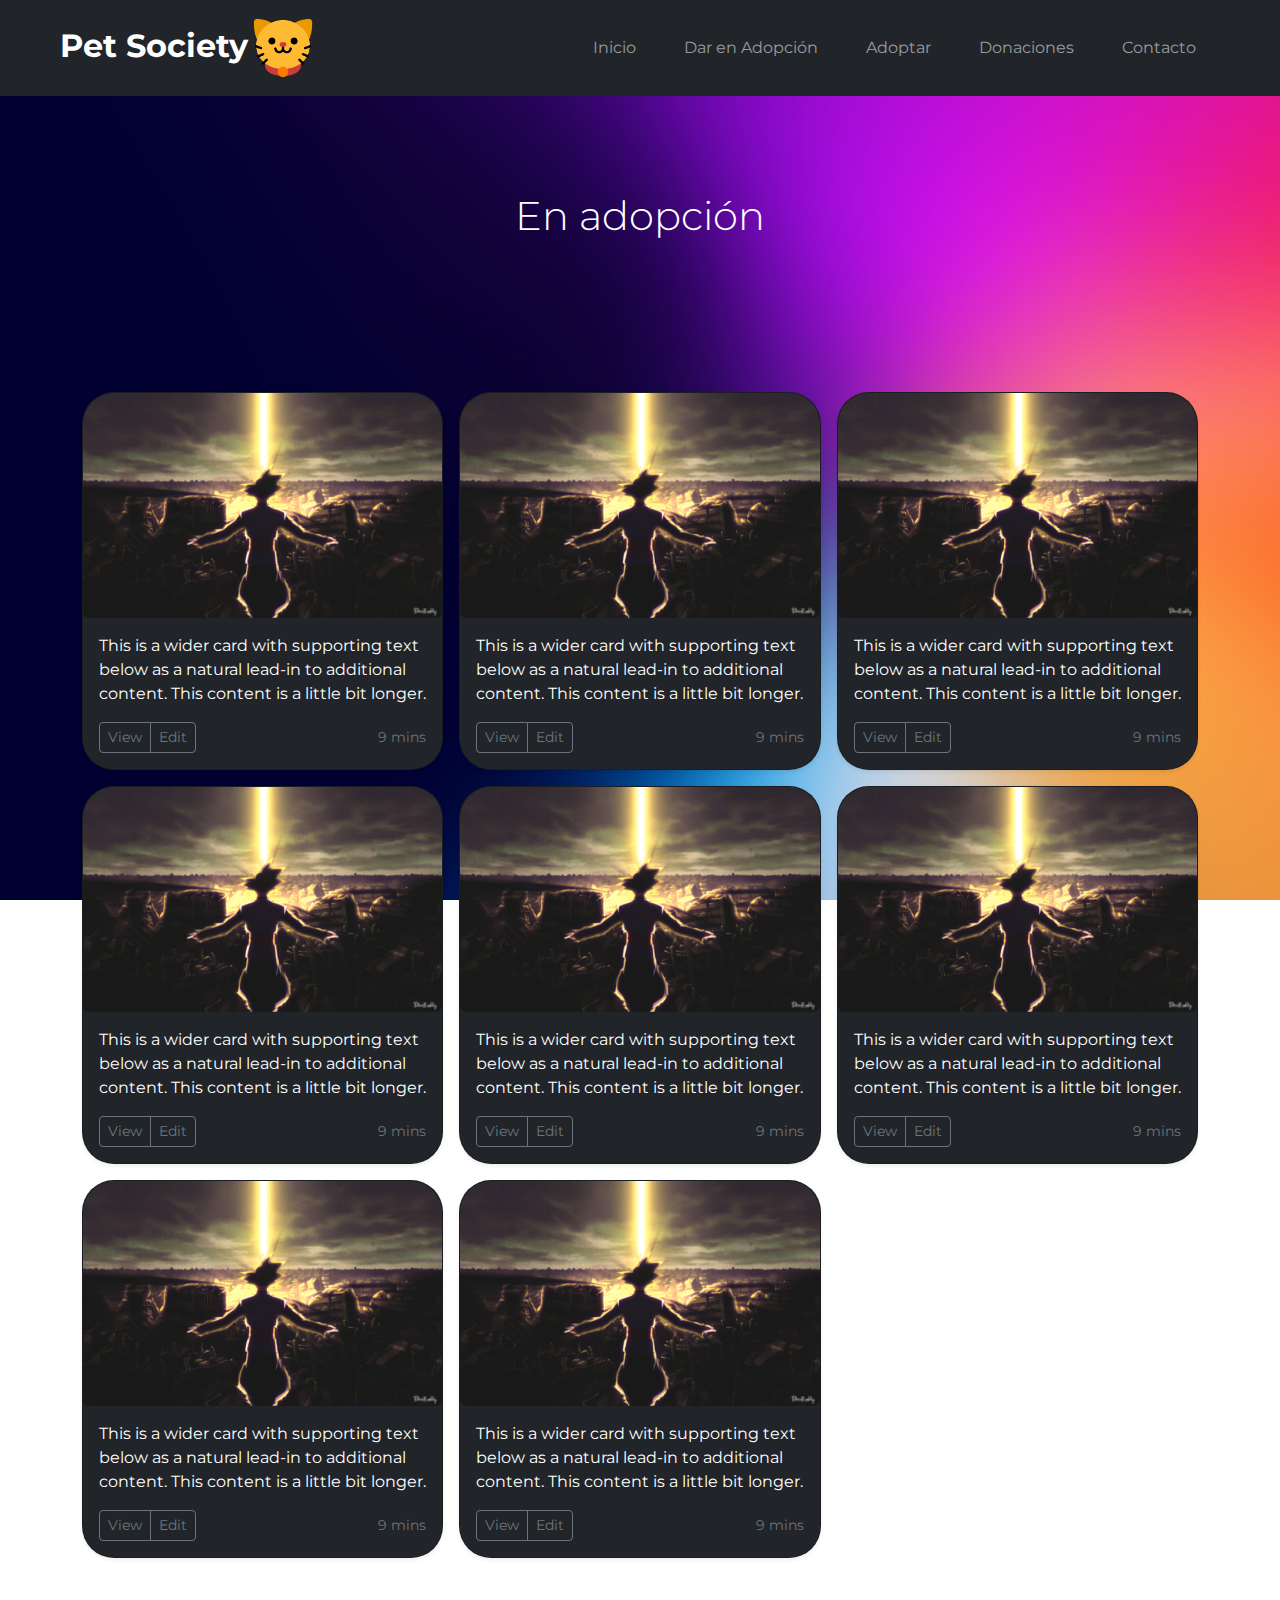
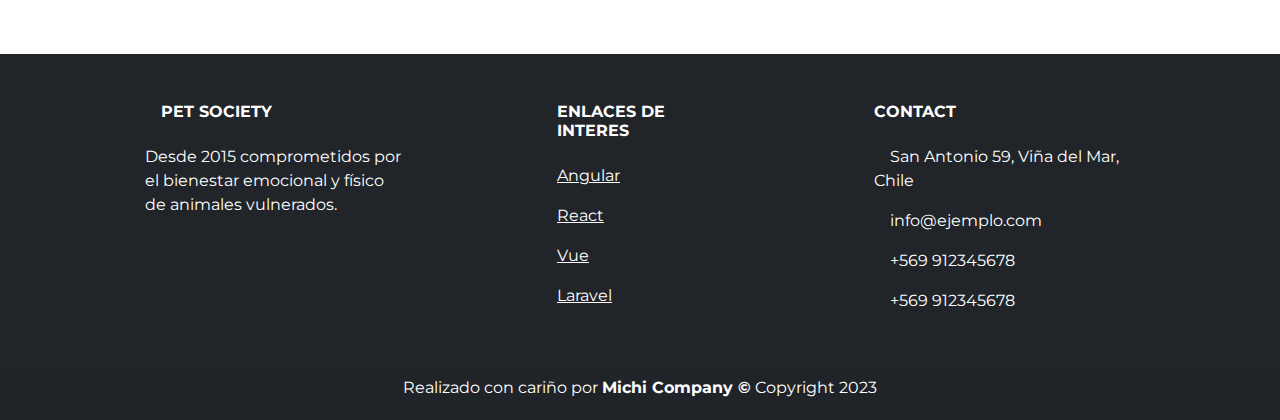
<file: adoptar.html>
<!doctype html>
<html lang="en">

<head>
  <meta charset="utf-8">
  <meta name="viewport" content="width=device-width, initial-scale=1">
  <title>Adoptar | Pet Society</title>
  <link rel="icon" href="img/kitty.png">
  <link href="css/estilos.css" rel="stylesheet">
  <!-- Bootstrap core CSS -->
  <link rel="stylesheet" href="bootstrap/css/bootstrap.min.css">

  <style>
    .bd-placeholder-img {
      font-size: 1.125rem;
      text-anchor: middle;
      -webkit-user-select: none;
      -moz-user-select: none;
      user-select: none;
    }

    @media (min-width: 768px) {
      .bd-placeholder-img-lg {
        font-size: 3.5rem;
      }
    }
  </style>


</head>

<body>

  <header class="overflow-hidden">
    <nav class="navbar navbar-expand-md navbar-dark bg-dark">
      <div class="container-fluid">
        <a class="navbar-brand text-white fs-2 fw-bold px-5">
          Pet Society<img src="img/kitty.png" class="logo" />
        </a>
        <button class="navbar-toggler" type="button" data-bs-toggle="collapse" data-bs-target="#navbarCollapse"
          aria-controls="navbarCollapse" aria-expanded="false" aria-label="Toggle navigation">
          <span class="navbar-toggler-icon"></span>
        </button>
        <div class="collapse navbar-collapse justify-content-lg-end" id="navbarCollapse">

          <ul class="navbar-nav mx-5 ">
            <li class="nav-item mx-2 px-2">
              <a class="nav-link" href="inicio.html">Inicio</a>
            </li>
            <li class="nav-item mx-2 px-2">
              <a class="nav-link" href="dar-en-adopcion.html"> Dar en Adopción</a>
            </li>
            <li class="nav-item mx-2 px-2">
              <a class="nav-link" href="adoptar.html">Adoptar</a>
            </li>
            <li class="nav-item mx-2 px-2">
              <a class="nav-link" href="#">Donaciones</a>
            </li>
            <li class="nav-item mx-2 px-2">
              <a class="nav-link" href="#">Contacto</a>
            </li>

          </ul>

        </div>
      </div>
    </nav>

  </header>


  <main class="bg-chill text-white ">

    <section class="py-5  text-center container ">
      <div class="row py-lg-5">
        <div class="col-lg-6 col-md-8 mx-auto">
          <h1 class="fw-light">En adopción</h1>
        </div>
      </div>
    </section>

    <div class="album py-5 bg-transparent">
      <div class="container">

        <div class="row row-cols-1 row-cols-sm-2 row-cols-md-3 g-3">
          <div class="col">
            <div class="card shadow-sm rounded-5 bg-dark">
              <img src="img/balack.jpg" class="bd-placeholder-img card-img-top rounded-5 rounded-bottom" width="100%"
                height="225" role="img" />

              <div class="card-body">
                <p class="card-text">This is a wider card with supporting text below as a natural lead-in to additional
                  content. This content is a little bit longer.</p>
                <div class="d-flex justify-content-between align-items-center">
                  <div class="btn-group">
                    <button type="button" class="btn btn-sm btn-outline-secondary">View</button>
                    <button type="button" class="btn btn-sm btn-outline-secondary">Edit</button>
                  </div>
                  <small class="text-muted">9 mins</small>
                </div>
              </div>
            </div>
          </div>
          <div class="col">
            <div class="card shadow-sm rounded-5 bg-dark">
              <img src="img/balack.jpg" class="bd-placeholder-img card-img-top rounded-5 rounded-bottom" width="100%"
                height="225" role="img" />

              <div class="card-body">
                <p class="card-text">This is a wider card with supporting text below as a natural lead-in to additional
                  content. This content is a little bit longer.</p>
                <div class="d-flex justify-content-between align-items-center">
                  <div class="btn-group">
                    <button type="button" class="btn btn-sm btn-outline-secondary">View</button>
                    <button type="button" class="btn btn-sm btn-outline-secondary">Edit</button>
                  </div>
                  <small class="text-muted">9 mins</small>
                </div>
              </div>
            </div>
          </div>
          <div class="col">
            <div class="card shadow-sm rounded-5 bg-dark">
              <img src="img/balack.jpg" class="bd-placeholder-img card-img-top rounded-5 rounded-bottom" width="100%"
                height="225" role="img" />

              <div class="card-body">
                <p class="card-text">This is a wider card with supporting text below as a natural lead-in to additional
                  content. This content is a little bit longer.</p>
                <div class="d-flex justify-content-between align-items-center">
                  <div class="btn-group">
                    <button type="button" class="btn btn-sm btn-outline-secondary">View</button>
                    <button type="button" class="btn btn-sm btn-outline-secondary">Edit</button>
                  </div>
                  <small class="text-muted">9 mins</small>
                </div>
              </div>
            </div>
          </div>
          <div class="col">
            <div class="card shadow-sm rounded-5 bg-dark">
              <img src="img/balack.jpg" class="bd-placeholder-img card-img-top rounded-5 rounded-bottom" width="100%"
                height="225" role="img" />

              <div class="card-body">
                <p class="card-text">This is a wider card with supporting text below as a natural lead-in to additional
                  content. This content is a little bit longer.</p>
                <div class="d-flex justify-content-between align-items-center">
                  <div class="btn-group">
                    <button type="button" class="btn btn-sm btn-outline-secondary">View</button>
                    <button type="button" class="btn btn-sm btn-outline-secondary">Edit</button>
                  </div>
                  <small class="text-muted">9 mins</small>
                </div>
              </div>
            </div>
          </div>
          <div class="col">
            <div class="card shadow-sm rounded-5 bg-dark">
              <img src="img/balack.jpg" class="bd-placeholder-img card-img-top rounded-5 rounded-bottom" width="100%"
                height="225" role="img" />

              <div class="card-body">
                <p class="card-text">This is a wider card with supporting text below as a natural lead-in to additional
                  content. This content is a little bit longer.</p>
                <div class="d-flex justify-content-between align-items-center">
                  <div class="btn-group">
                    <button type="button" class="btn btn-sm btn-outline-secondary">View</button>
                    <button type="button" class="btn btn-sm btn-outline-secondary">Edit</button>
                  </div>
                  <small class="text-muted">9 mins</small>
                </div>
              </div>
            </div>
          </div>
          <div class="col">
            <div class="card shadow-sm rounded-5 bg-dark">
              <img src="img/balack.jpg" class="bd-placeholder-img card-img-top rounded-5 rounded-bottom" width="100%"
                height="225" role="img" />

              <div class="card-body">
                <p class="card-text">This is a wider card with supporting text below as a natural lead-in to additional
                  content. This content is a little bit longer.</p>
                <div class="d-flex justify-content-between align-items-center">
                  <div class="btn-group">
                    <button type="button" class="btn btn-sm btn-outline-secondary">View</button>
                    <button type="button" class="btn btn-sm btn-outline-secondary">Edit</button>
                  </div>
                  <small class="text-muted">9 mins</small>
                </div>
              </div>
            </div>
          </div>
          <div class="col">
            <div class="card shadow-sm rounded-5 bg-dark">
              <img src="img/balack.jpg" class="bd-placeholder-img card-img-top rounded-5 rounded-bottom" width="100%"
                height="225" role="img" />

              <div class="card-body">
                <p class="card-text">This is a wider card with supporting text below as a natural lead-in to additional
                  content. This content is a little bit longer.</p>
                <div class="d-flex justify-content-between align-items-center">
                  <div class="btn-group">
                    <button type="button" class="btn btn-sm btn-outline-secondary">View</button>
                    <button type="button" class="btn btn-sm btn-outline-secondary">Edit</button>
                  </div>
                  <small class="text-muted">9 mins</small>
                </div>
              </div>
            </div>
          </div>
          <div class="col">
            <div class="card shadow-sm rounded-5 bg-dark">
              <img src="img/balack.jpg" class="bd-placeholder-img card-img-top rounded-5 rounded-bottom" width="100%"
                height="225" role="img" />

              <div class="card-body">
                <p class="card-text">This is a wider card with supporting text below as a natural lead-in to additional
                  content. This content is a little bit longer.</p>
                <div class="d-flex justify-content-between align-items-center">
                  <div class="btn-group">
                    <button type="button" class="btn btn-sm btn-outline-secondary">View</button>
                    <button type="button" class="btn btn-sm btn-outline-secondary">Edit</button>
                  </div>
                  <small class="text-muted">9 mins</small>
                </div>
              </div>
            </div>
          </div>



        </div>
      </div>
    </div>

    <!-- Footer -->
    <footer class="text-center text-lg-start bg-dark">
      <!-- Section: Social media -->


      <!-- Section: Links  -->
      <section class="">
        <div class="container text-center text-md-start mt-5">
          <!-- Grid row -->
          <div class="row mt-3">
            <!-- Grid column -->
            <div class="col-md-3 col-lg-4 col-xl-3 mx-auto my-5">
              <!-- Content -->
              <h6 class="text-uppercase fw-bold mb-4">
                <i class="fas fa-gem me-3 text-secondary"></i>Pet Society
              </h6>
              <p>
                Desde 2015 comprometidos por el bienestar emocional y físico de animales vulnerados.
              </p>
            </div>
            <!-- Grid column -->

            <!-- Grid column -->
            <div class="col-md-2 col-lg-2 col-xl-2 mx-auto my-5">
              <!-- Links -->
              <h6 class="text-uppercase fw-bold mb-4">
                Enlaces de interes
              </h6>
              <p>
                <a href="#!" class="text-reset">Angular</a>
              </p>
              <p>
                <a href="#!" class="text-reset">React</a>
              </p>
              <p>
                <a href="#!" class="text-reset">Vue</a>
              </p>
              <p>
                <a href="#!" class="text-reset">Laravel</a>
              </p>
            </div>
            <!-- Grid column -->

            <!-- Grid column -->
            <div class="col-md-4 col-lg-3 col-xl-3 mx-auto mb-md-0 my-5">
              <!-- Links -->
              <h6 class="text-uppercase fw-bold mb-4">Contact</h6>
              <p><i class="fas fa-home me-3 text-secondary"></i> San Antonio 59, Viña del Mar, Chile</p>
              <p>
                <i class="fas fa-envelope me-3 text-secondary"></i>
                info@ejemplo.com
              </p>
              <p><i class="fas fa-phone me-3 text-secondary"></i> +569 912345678</p>
              <p><i class="fas fa-print me-3 text-secondary"></i> +569 912345678</p>
            </div>
            <!-- Grid column -->
          </div>
          <!-- Grid row -->
        </div>
      </section>
      <!-- Section: Links  -->

      <!-- Copyright -->
      <div class="text-center p-1" style="background-color: rgba(0, 0, 0, 0.025);">
        <p>Realizado con cariño por <span class="fw-bold">Michi Company &copy;</span> Copyright 2023
      </div>

      <!-- Copyright -->
    </footer>
    <!-- Footer -->

  </main>

  <script type="text/javascript" src="jquery/jquery.min.js"></script>

  <script src="https://cdn.jsdelivr.net/npm/bootstrap@5.3.0/dist/js/bootstrap.bundle.min.js"
    integrity="sha384-geWF76RCwLtnZ8qwWowPQNguL3RmwHVBC9FhGdlKrxdiJJigb/j/68SIy3Te4Bkz"
    crossorigin="anonymous"></script>

  <!-- Forzar el funcionamiento del tooltip de la sección 1-->
  <script>
    var tooltipTriggerList = [].slice.call(document.querySelectorAll('[data-bs-toggle="tooltip"]'))
    var tooltipList = tooltipTriggerList.map(function (tooltipTriggerEl) {
      return new bootstrap.Tooltip(tooltipTriggerEl)
    })
  </script>

</body>

</html>
</file>
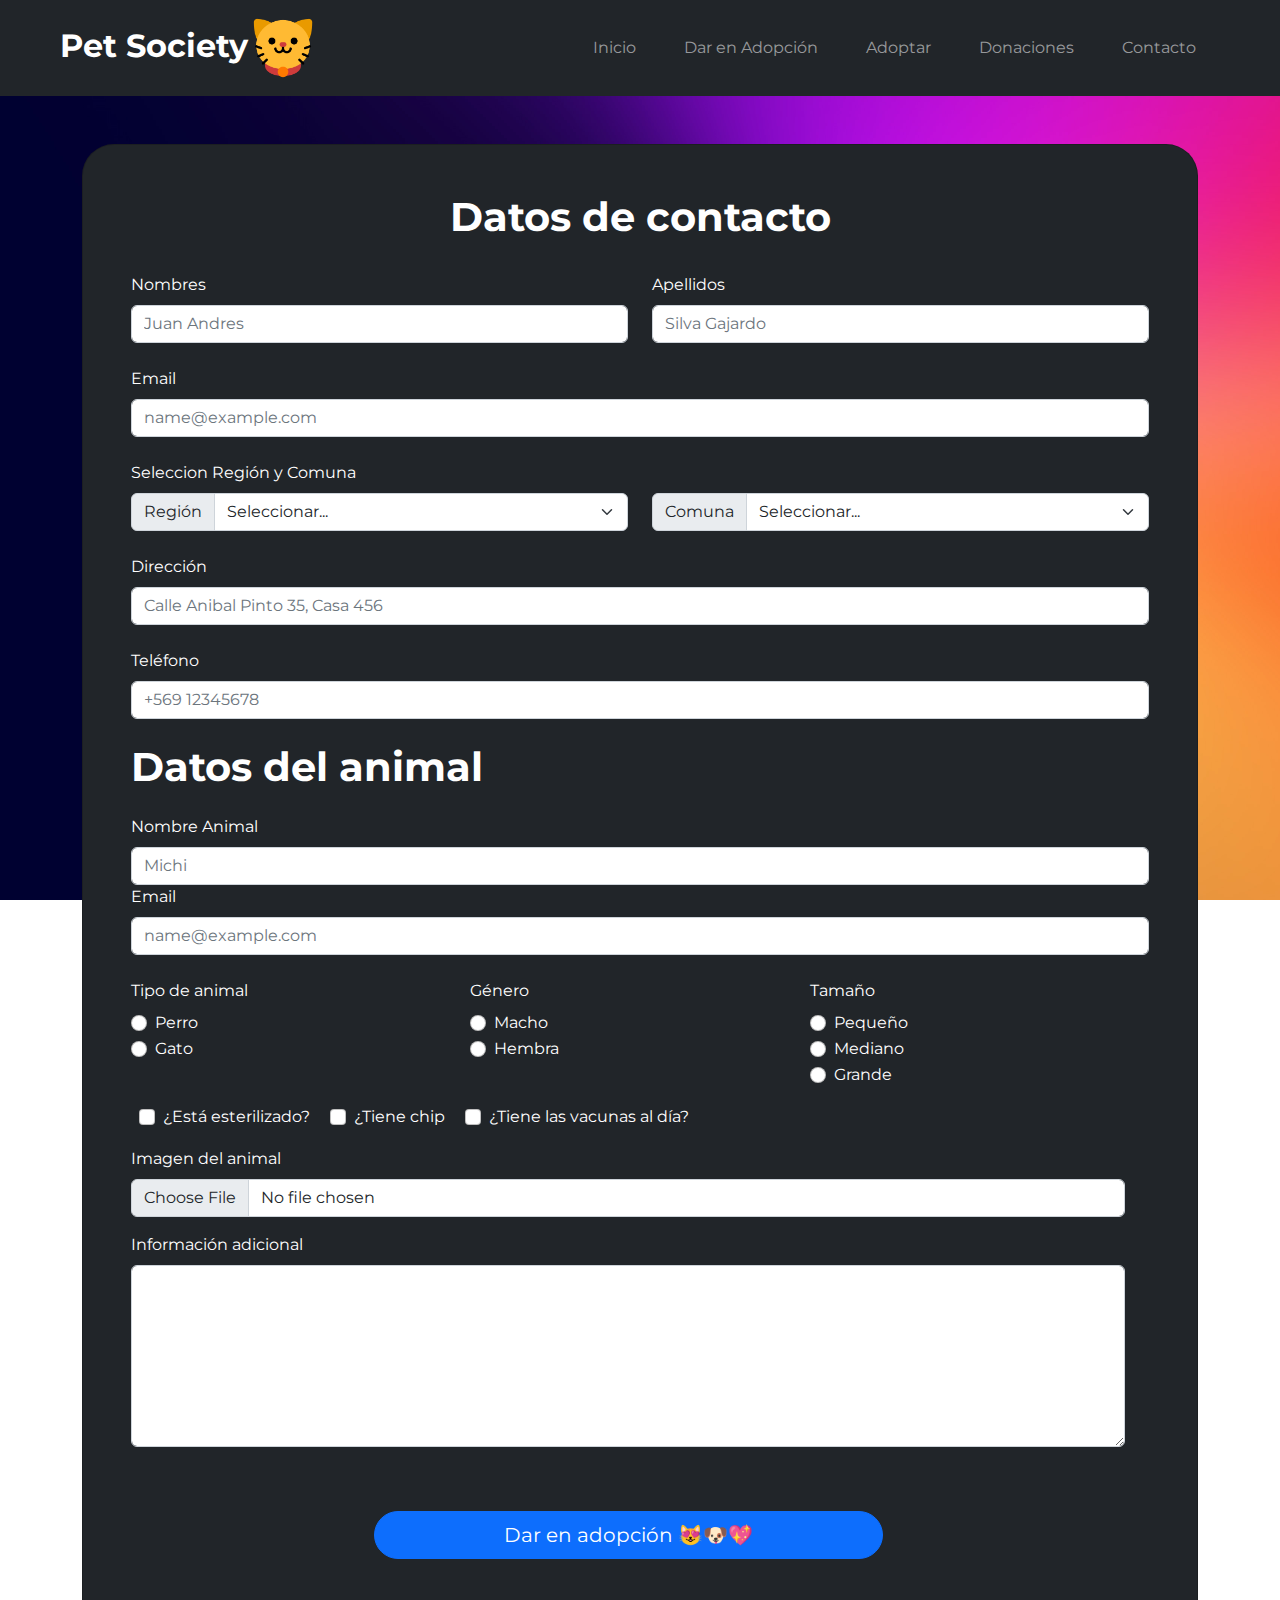
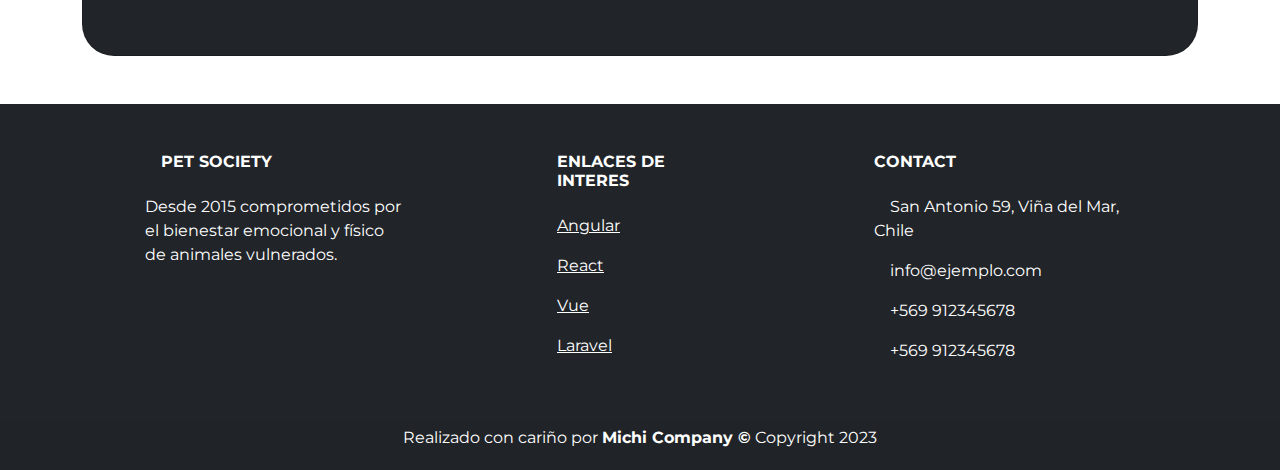
<file: dar-en-adopcion.html>
<!doctype html>
<html lang="en" data-bs-theme="auto">

<head>

  <meta charset="utf-8">
  <meta name="viewport" content="width=device-width, initial-scale=1">
  <title>Dar en adopción | Pet Society</title>
  <link rel="stylesheet" href="bootstrap/css/bootstrap.min.css">
  <link href="css/carousel.css" rel="stylesheet">
  <link href="css/estilos.css" rel="stylesheet">


  <!-- Custom styles for this template -->
</head>

<body>
  <header class="overflow-hidden">
    <nav class="navbar navbar-expand-md navbar-dark bg-dark">
      <div class="container-fluid">
        <a class="navbar-brand text-white fs-2 fw-bold px-5">
          Pet Society<img src="img/kitty.png" class="logo" />
        </a>
        <button class="navbar-toggler" type="button" data-bs-toggle="collapse" data-bs-target="#navbarCollapse"
          aria-controls="navbarCollapse" aria-expanded="false" aria-label="Toggle navigation">
          <span class="navbar-toggler-icon"></span>
        </button>
        <div class="collapse navbar-collapse justify-content-lg-end" id="navbarCollapse">

          <ul class="navbar-nav mx-5 ">
            <li class="nav-item mx-2 px-2">
              <a class="nav-link" href="inicio.html">Inicio</a>
            </li>
            <li class="nav-item mx-2 px-2">
              <a class="nav-link" href="dar-en-adopcion.html"> Dar en Adopción</a>
            </li>
            <li class="nav-item mx-2 px-2">
              <a class="nav-link" href="adoptar.html">Adoptar</a>
            </li>
            <li class="nav-item mx-2 px-2">
              <a class="nav-link" href="#">Donaciones</a>
            </li>
            <li class="nav-item mx-2 px-2">
              <a class="nav-link" href="#">Contacto</a>
            </li>

          </ul>

        </div>
      </div>
    </nav>

  </header>


  <main class="bg-chill text-white pt-5">
    <section class="container">
      <div class="card py-5 px-5 bg-dark rounded-5">
        <div class="mx-auto mb-4">
          <h1 class="fw-bolder">Datos de contacto</h1>
        </div>
        <form>

          <div class="row mb-4">
            <div class="col">
              <div class="form-outline">
                <label class="form-label" for="nombres">Nombres</label>
                <input type="text" id="nombres" class="form-control" placeholder="Juan Andres" />
              </div>
            </div>

            <div class="col">
              <div class="form-outline">
                <label class="form-label" for="apellidos">Apellidos</label>
                <input type="text" id="apellidos" class="form-control" placeholder="Silva Gajardo" />
              </div>
            </div>
          </div>

          <!-- Email input -->
          <div class="form-outline mb-4">
            <label class="form-label" for="email">Email</label>
            <input type="email" id="email" class="form-control" placeholder="name@example.com" />
          </div>


          <div class="row mb-4">
            <label class="form-label" for="email">Seleccion Región y Comuna</label>
            <div class=" col input-group my-auto h-50">
              <label class="input-group-text" for="inputGroupSelect01">Región</label>
              <select class="form-select" id="inputGroupSelect01">
                <option selected>Seleccionar...</option>
                <option value="1">One</option>
                <option value="2">Two</option>
                <option value="3">Three</option>
              </select>
            </div>

            <div class="col input-group my-auto h-50">

              <label class="input-group-text" for="inputGroupSelect01">Comuna</label>
              <select class="form-select" id="inputGroupSelect01">
                <option selected>Seleccionar...</option>
                <option value="1">One</option>
                <option value="2">Two</option>
                <option value="3">Three</option>
              </select>
            </div>
          </div>
          <!-- Text input -->
          <div class="form-outline mb-4">
            <label class="form-label" for="direccion">Dirección</label>
            <input type="text" id="direccion" class="form-control" placeholder="Calle Anibal Pinto 35, Casa 456" />
          </div>


          <!-- Number input -->
          <div class="form-outline mb-4">
            <label class="form-label" for="telefono">Teléfono</label>
            <input type="number" id="telefono" class="form-control" placeholder="+569 12345678" />
          </div>

          <div class="mx-auto my-4">
            <h1 class="fw-bolder">Datos del animal</h1>
          </div>


          <div class="row mb-4">
            <div class="col">
              <div class="form-outline">
                <label class="form-label" for="nombres">Nombre Animal</label>
                <input type="text" id="nombres" class="form-control" placeholder="Michi" />
              </div>
            </div>

            <!-- Email input -->
            <div class="form-outline mb-4">
              <label class="form-label" for="email">Email</label>
              <input type="email" id="email" class="form-control" placeholder="name@example.com" />
            </div>


            <div class="row mb-4"> <!--radios-->
              <div class="col-4">
                <label class="form-label">Tipo de animal</label>
                <div class="form-check">
                  <input class="form-check-input" type="radio" name="tipo" id="t-perro">
                  <label class="form-check-label" for="flexRadioDefault1">Perro</label>
                </div>

                <div class="form-check">
                  <input class="form-check-input" type="radio" name="tipo" id="t-gato">
                  <label class="form-check-label" for="flexRadioDefault2">Gato</label>
                </div>
              </div>

              <div class="col-4">
                <label class="form-label">Género</label>
                <div class="form-check">
                  <input class="form-check-input" type="radio" name="genero" id="macho">
                  <label class="form-check-label" for="flexRadioDefault1">Macho</label>
                </div>

                <div class="form-check">
                  <input class="form-check-input" type="radio" name="genero" id="hembra">
                  <label class="form-check-label" for="flexRadioDefault2">Hembra</label>
                </div>
              </div>

              <div class="col-4">
                <label class="form-label">Tamaño</label>
                <div class="form-check">
                  <input class="form-check-input" type="radio" name="tamano" id="pequeno">
                  <label class="form-check-label" for="flexRadioDefault1">Pequeño</label>
                </div>

                <div class="form-check">
                  <input class="form-check-input" type="radio" name="tamano" id="mediano">
                  <label class="form-check-label" for="flexRadioDefault2">Mediano</label>
                </div>

                <div class="form-check">
                  <input class="form-check-input" type="radio" name="tamano" id="grande">
                  <label class="form-check-label" for="flexRadioDefault2">Grande</label>
                </div>
              </div>

              <div class="my-3">
                <!--radios-->
                <div class="form-check form-check-inline mx-2">
                  <input class="form-check-input" type="checkbox" value="" id="flexCheckDefault">
                  <label class="form-check-label" for="flexCheckDefault">
                    ¿Está esterilizado?
                  </label>
                </div>
                <div class="form-check form-check-inline mx-2">
                  <input class="form-check-input" type="checkbox" value="" id="flexCheckDefault">
                  <label class="form-check-label" for="flexCheckDefault">
                    ¿Tiene chip
                  </label>
                </div>
                <div class="form-check form-check-inline mx-2">
                  <input class="form-check-input" type="checkbox" value="" id="flexCheckDefault">
                  <label class="form-check-label" for="flexCheckDefault">
                    ¿Tiene las vacunas al día?
                  </label>
                </div>
              </div>
              <!-- Text input -->

              <div class="mb-3">
                <label for="formFile" class="form-label">Imagen del animal</label>
                <input class="form-control" type="file" id="formFile">
              </div>

              <div class="mb-3">
                <label for="exampleFormControlTextarea1" class="form-label">Información adicional</label>
                <textarea class="form-control" id="exampleFormControlTextarea1" rows="7"></textarea>
              </div>

              <!-- Submit button -->
              
              <button type="submit" class="btn btn-primary btn-lg w-50 mt-5 mx-auto rounded-5">Dar en adopción 😻🐶💖</button>

        </form>

      </div>
    </section>



    <!-- Footer -->
    <footer class="text-center text-lg-start bg-dark">
      <!-- Section: Social media -->


      <!-- Section: Links  -->
      <section class="">
        <div class="container text-center text-md-start mt-5">
          <!-- Grid row -->
          <div class="row mt-3">
            <!-- Grid column -->
            <div class="col-md-3 col-lg-4 col-xl-3 mx-auto my-5">
              <!-- Content -->
              <h6 class="text-uppercase fw-bold mb-4">
                <i class="fas fa-gem me-3 text-secondary"></i>Pet Society
              </h6>
              <p>
                Desde 2015 comprometidos por el bienestar emocional y físico de animales vulnerados.
              </p>
            </div>
            <!-- Grid column -->

            <!-- Grid column -->
            <div class="col-md-2 col-lg-2 col-xl-2 mx-auto my-5">
              <!-- Links -->
              <h6 class="text-uppercase fw-bold mb-4">
                Enlaces de interes
              </h6>
              <p>
                <a href="#!" class="text-reset">Angular</a>
              </p>
              <p>
                <a href="#!" class="text-reset">React</a>
              </p>
              <p>
                <a href="#!" class="text-reset">Vue</a>
              </p>
              <p>
                <a href="#!" class="text-reset">Laravel</a>
              </p>
            </div>
            <!-- Grid column -->

            <!-- Grid column -->
            <div class="col-md-4 col-lg-3 col-xl-3 mx-auto mb-md-0 my-5">
              <!-- Links -->
              <h6 class="text-uppercase fw-bold mb-4">Contact</h6>
              <p><i class="fas fa-home me-3 text-secondary"></i> San Antonio 59, Viña del Mar, Chile</p>
              <p>
                <i class="fas fa-envelope me-3 text-secondary"></i>
                info@ejemplo.com
              </p>
              <p><i class="fas fa-phone me-3 text-secondary"></i> +569 912345678</p>
              <p><i class="fas fa-print me-3 text-secondary"></i> +569 912345678</p>
            </div>
            <!-- Grid column -->
          </div>
          <!-- Grid row -->
        </div>
      </section>
      <!-- Section: Links  -->

      <!-- Copyright -->
      <div class="text-center p-1" style="background-color: rgba(0, 0, 0, 0.025);">
        <p>Realizado con cariño por <span class="fw-bold">Michi Company &copy;</span> Copyright 2023
      </div>

      <!-- Copyright -->
    </footer>
    <!-- Footer -->
  </main>
  <script type="text/javascript" src="jquery/jquery.min.js"></script>

  <script src="https://cdn.jsdelivr.net/npm/bootstrap@5.3.0/dist/js/bootstrap.bundle.min.js"
    integrity="sha384-geWF76RCwLtnZ8qwWowPQNguL3RmwHVBC9FhGdlKrxdiJJigb/j/68SIy3Te4Bkz"
    crossorigin="anonymous"></script>
</body>

</html>
</file>
<file: css/estilos.css>
/*-----------------------------------Este sera el contenedor de los estilos que se utilicen en distintos archivos html---------------------------------------*/

  @import url('https://fonts.googleapis.com/css2?family=Montserrat:ital,wght@0,100;0,200;0,400;0,500;0,600;1,200&display=swap');

  *{
    font-family: 'Montserrat', sans-serif;
  }
 
  


.logo{
    height: 70px;
    width: 70px;
}

.bg-chill{
    background:  url(../img/fondo.jpg);
    background-repeat: no-repeat;
    background-size: cover;
    background-attachment: fixed;
}

.bg-degradado{
    background-image: linear-gradient(0, #00ddff 0, #18a4f8 50%, #1e6faa 100%);
}
</file>
<file: css/carousel.css>
/* GLOBAL STYLES
-------------------------------------------------- */
/* Padding below the footer and lighter body text */


.bd-placeholder-img {
  font-size: 1.125rem;
  text-anchor: middle;
  -webkit-user-select: none;
  -moz-user-select: none;
  user-select: none;
}

@media (min-width: 768px) {
  .bd-placeholder-img-lg {
    font-size: 3.5rem;
  }
}


/* CUSTOMIZE THE CAROUSEL
-------------------------------------------------- */

/* Carousel base class */
.carousel {
  margin-bottom: 4rem;
}
/* Since positioning the image, we need to help out the caption */
.carousel-caption {
  bottom: 3rem;
  z-index: 10;
}

/* Declare heights because of positioning of img element */
.carousel-item {
  height: 40rem;
}
.carousel-item > img {
  position: absolute;
  top: 0;
  left: 0;
  min-width: 100%;
  height: 40rem;
}


/* MARKETING CONTENT
-------------------------------------------------- */

/* Center align the text within the three columns below the carousel */
.marketing .col-lg-4 {
  margin-bottom: 1.5rem;
  text-align: center;
}
.marketing h2 {
  font-weight: 400;
}
/* rtl:begin:ignore */
.marketing .col-lg-4 p {
  margin-right: .75rem;
  margin-left: .75rem;
}
/* rtl:end:ignore */


/* Featurettes
------------------------- */

.featurette-divider {
  margin: 5rem 0; /* Space out the Bootstrap <hr> more */
}

/* Thin out the marketing headings */
.featurette-heading {
  font-weight: 300;
  line-height: 1;
  /* rtl:remove */
  letter-spacing: -.05rem;
}


/* RESPONSIVE CSS
-------------------------------------------------- */

@media (min-width: 40em) {
  /* Bump up size of carousel content */
  .carousel-caption p {
    margin-bottom: 1.25rem;
    font-size: 1.25rem;
    line-height: 1.4;
  }

  .featurette-heading {
    font-size: 50px;
  }
}

@media (min-width: 62em) {
  .featurette-heading {
    margin-top: 7rem;
  }
}
</file>
